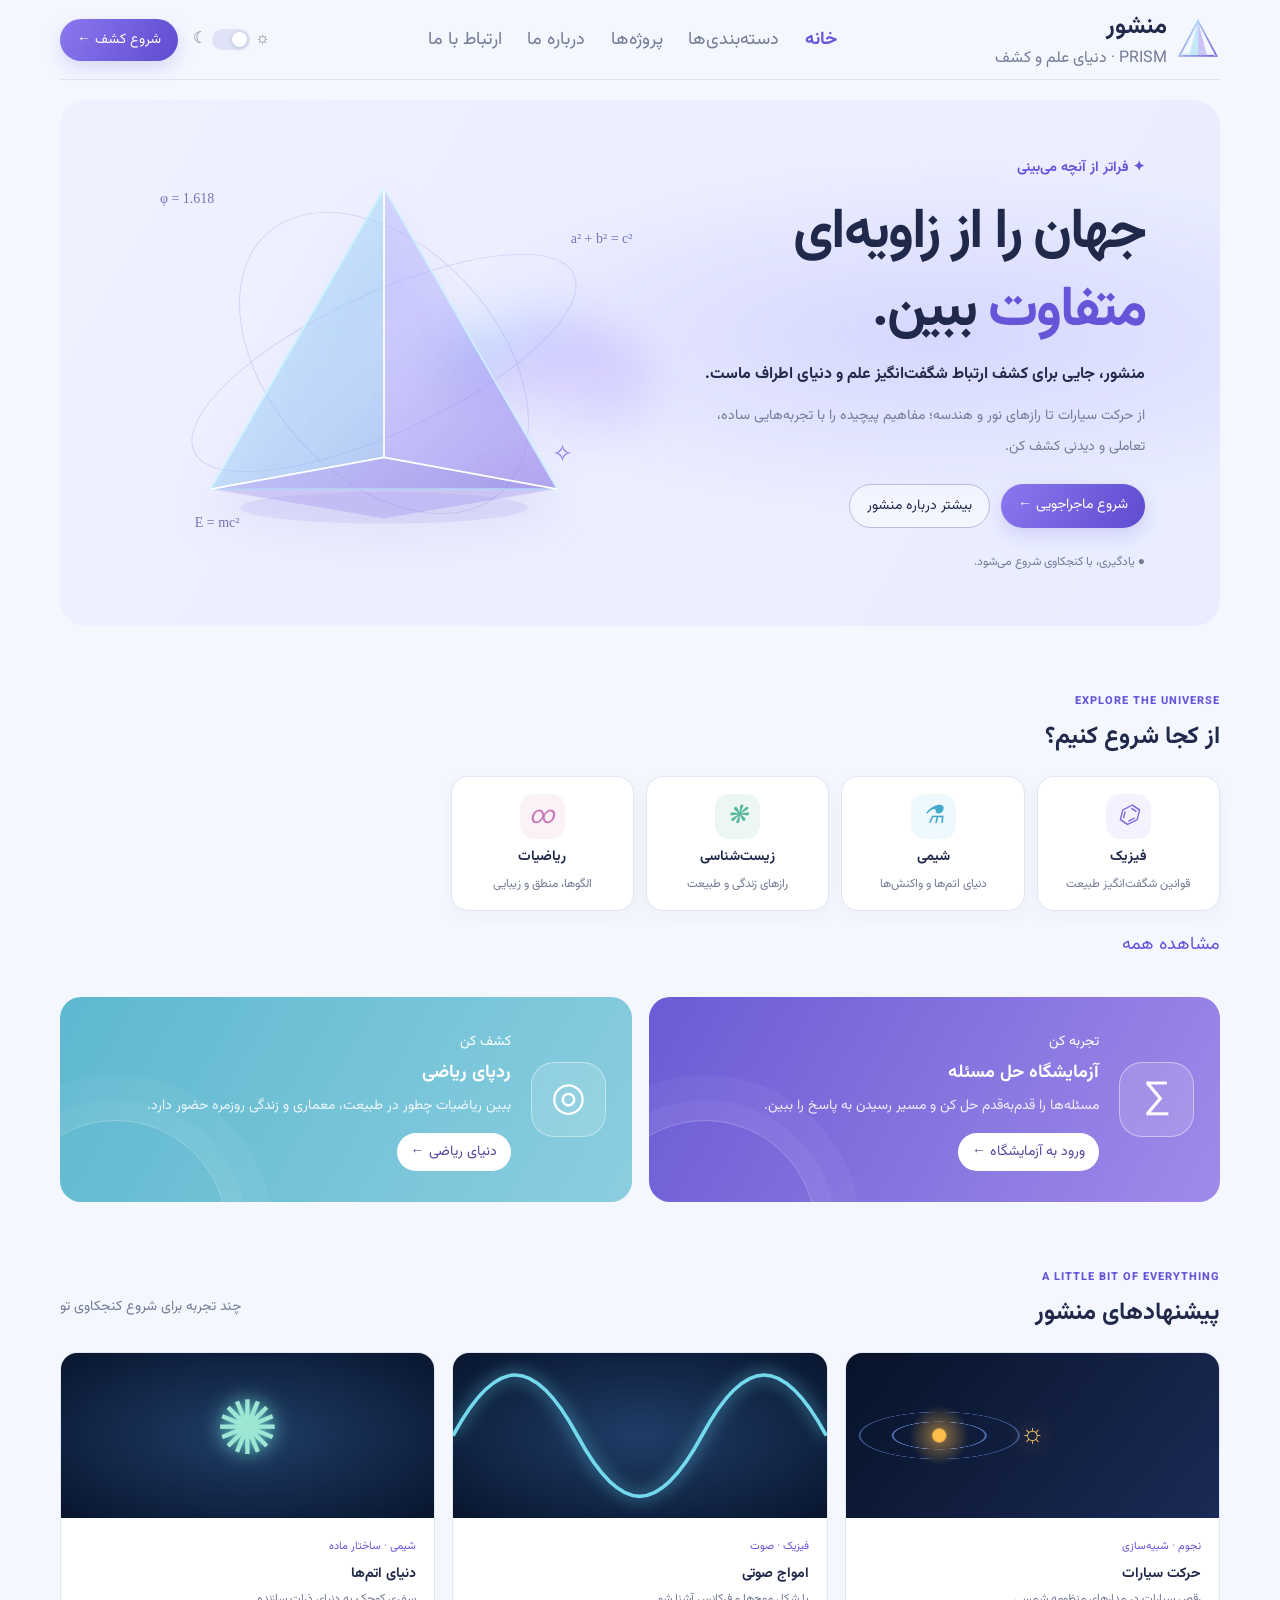
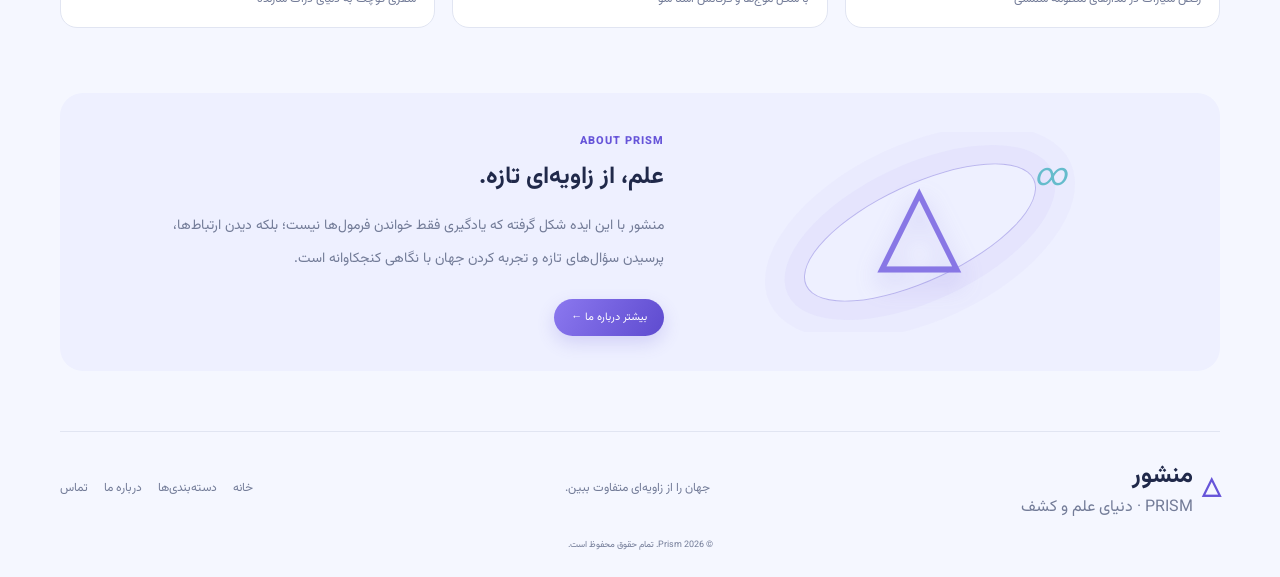
<file: index.html>
<!doctype html>
<html lang="fa" dir="rtl">
  <head>
    <meta charset="UTF-8" />
    <meta name="viewport" content="width=device-width, initial-scale=1.0" />
    <title>Prism | منشور</title>
    <link rel="preconnect" href="https://fonts.googleapis.com" />
    <link
      href="https://fonts.googleapis.com/css2?family=Vazirmatn:wght@400;500;600;700;800&display=swap"
      rel="stylesheet"
    />
    <link rel="stylesheet" href="./assets/styles/root.css" />
    <link rel="stylesheet" href="./assets/styles/index.css" />
  </head>
  <body>
    <input type="checkbox" id="theme" class="theme-toggle" />
    <div class="site">
      <header class="header container">
        <a href="#" class="brand">
          <svg viewBox="0 0 64 64" class="logo">
            <defs>
              <linearGradient id="logo-gradient" x2="1" y2="1">
                <stop stop-color="#b9f5ff" />
                <stop offset="1" stop-color="#7660dc" />
              </linearGradient>
            </defs>
            <path
              d="M32 4 5 55h54L32 4Z"
              fill="none"
              stroke="url(#logo-gradient)"
              stroke-width="2.5"
            />
            <path d="M32 4 19 55h13V4Z" fill="#70cde8" opacity=".35" />
            <path d="M32 4 45 55H32Z" fill="#a28bea" opacity=".5" />
            <path d="M5 55 32 47 59 55M32 4v43" fill="none" stroke="#c7dfff" />
          </svg>
          <span>
            <strong>منشور</strong>
            <small>PRISM · دنیای علم و کشف</small>
          </span>
        </a>
        <nav class="navbar">
          <a href="#home" class="active">خانه</a>
          <a href="#topics">دسته‌بندی‌ها</a>
          <a href="#projects">پروژه‌ها</a>
          <a href="./about.html">درباره ما</a>
          <a href="#contact">ارتباط با ما</a>
        </nav>
        <div class="header-actions">
          <label for="theme" class="theme-switch">
            <span>☼</span>
            <i>
              <b></b>
            </i>
            <span>☾</span>
          </label>
          <a href="#projects" class="small-btn"> شروع کشف ← </a>
        </div>
      </header>
      <main>
        <section class="hero container" id="home">
          <div class="hero-content">
            <span class="eyebrow"> ✦ فراتر از آنچه می‌بینی </span>
            <h1>
              جهان را از زاویه‌ای
              <br />
              <em>متفاوت</em> ببین.
            </h1>
            <h3>
              منشور، جایی برای کشف ارتباط شگفت‌انگیز علم و دنیای اطراف ماست.
            </h3>
            <p>
              از حرکت سیارات تا رازهای نور و هندسه؛ مفاهیم پیچیده را با
              تجربه‌هایی ساده، تعاملی و دیدنی کشف کن.
            </p>
            <div class="hero-buttons">
              <a href="#topics" class="primary-btn"> شروع ماجراجویی ← </a>
              <a href="./about.html" class="secondary-btn">
                بیشتر درباره منشور
              </a>
            </div>
            <small class="hero-note">
              ● یادگیری، با کنجکاوی شروع می‌شود.
            </small>
          </div>
          <div class="hero-visual">
            <span class="formula formula-1"> φ = 1.618 </span>
            <span class="formula formula-2"> a² + b² = c² </span>
            <span class="formula formula-3"> E = mc² </span>
            <div class="orbit orbit-1"></div>
            <div class="orbit orbit-2"></div>
            <div class="rainbow"></div>
            <svg
              viewBox="0 0 440 430"
              class="prism"
              role="img"
              aria-label="منشور شیشه‌ای"
            >
              <defs>
                <linearGradient id="glass" x2="1" y2="1">
                  <stop stop-color="#efffff" stop-opacity=".8" />
                  <stop offset=".5" stop-color="#a7baff" stop-opacity=".3" />
                  <stop offset="1" stop-color="#7660d9" stop-opacity=".5" />
                </linearGradient>
              </defs>
              <ellipse
                cx="220"
                cy="370"
                rx="155"
                ry="17"
                fill="#8b85e8"
                opacity=".15"
              />
              <path
                d="M220 28 34 350 406 350Z"
                fill="url(#glass)"
                stroke="#c9f4ff"
                stroke-width="2"
              />
              <path
                d="M220 28 34 350 220 316Z"
                fill="#78d9ed"
                opacity=".2"
                stroke="#d7f8ff"
              />
              <path
                d="M220 28 406 350 220 316Z"
                fill="#b69aff"
                opacity=".22"
                stroke="#e3d7ff"
              />
              <path
                d="M34 350 220 316 406 350 220 382Z"
                fill="#9586e8"
                opacity=".3"
                stroke="#e2dcff"
              />
              <path
                d="M220 28V316M220 316 34 350M220 316 406 350"
                fill="none"
                stroke="white"
                stroke-width="1.8"
              />
            </svg>
            <span class="spark">✧</span>
          </div>
        </section>
        <section class="section container" id="topics">
          <div class="section-heading">
            <div>
              <small>EXPLORE THE UNIVERSE</small>
              <h2>از کجا شروع کنیم؟</h2>
            </div>
          </div>
          <input
            type="checkbox"
            id="show-categories"
            class="categories-toggle"
          />
          <div class="categories">
            <a href="#projects" class="category purple">
              <i>⌬</i>
              <strong>فیزیک</strong>
              <small>قوانین شگفت‌انگیز طبیعت</small>
            </a>
            <a href="#projects" class="category blue">
              <i>⚗</i>
              <strong>شیمی</strong>
              <small>دنیای اتم‌ها و واکنش‌ها</small>
            </a>
            <a href="#projects" class="category green">
              <i>❋</i>
              <strong>زیست‌شناسی</strong>
              <small>رازهای زندگی و طبیعت</small>
            </a>
            <a href="#projects" class="category pink">
              <i>∞</i>
              <strong>ریاضیات</strong>
              <small>الگوها، منطق و زیبایی</small>
            </a>
            <a href="#projects" class="category orange">
              <i>✧</i>
              <strong>هنر و طراحی</strong>
              <small>وقتی علم به زیبایی می‌رسد</small>
            </a>
            <a href="#projects" class="category cyan">
              <i>⌂</i>
              <strong>نجوم</strong>
              <small>سفری میان ستاره‌ها</small>
            </a>
          </div>
          <label for="show-categories" class="see-more">مشاهده همه</label>
        </section>
        <section class="features container">
          <article class="feature feature-purple">
            <div class="feature-icon">∑</div>
            <div>
              <small>تجربه کن</small>
              <h2>آزمایشگاه حل مسئله</h2>
              <p>مسئله‌ها را قدم‌به‌قدم حل کن و مسیر رسیدن به پاسخ را ببین.</p>

              <a href="#projects">ورود به آزمایشگاه ←</a>
            </div>
          </article>
          <article class="feature feature-blue">
            <div class="feature-icon">◎</div>
            <div>
              <small>کشف کن</small>
              <h2>ردپای ریاضی</h2>
              <p>
                ببین ریاضیات چطور در طبیعت، معماری و زندگی روزمره حضور دارد.
              </p>
              <a href="#projects">دنیای ریاضی ←</a>
            </div>
          </article>
        </section>
        <section class="section container" id="projects">
          <div class="section-heading">
            <div>
              <small>A LITTLE BIT OF EVERYTHING</small>
              <h2>پیشنهادهای منشور</h2>
            </div>
            <p>چند تجربه برای شروع کنجکاوی تو</p>
          </div>
          <div class="projects">
            <a href="#" class="project-card">
              <div class="project-art solar">
                <span>☼</span>
              </div>
              <div class="project-info">
                <small>نجوم · شبیه‌سازی</small>
                <h3>حرکت سیارات</h3>
                <p>رقص سیارات در مدارهای منظومه شمسی</p>
              </div>
            </a>
            <a href="#" class="project-card">
              <div class="project-art wave">
                <svg viewBox="0 0 300 120">
                  <path
                    d="M0 60 C35 -5 65 -5 100 60 S165 125 200 60 265 -5 300 60"
                    fill="none"
                    stroke="currentColor"
                    stroke-width="3"
                  />
                </svg>
              </div>
              <div class="project-info">
                <small>فیزیک · صوت</small>
                <h3>امواج صوتی</h3>
                <p>با شکل موج‌ها و فرکانس آشنا شو</p>
              </div>
            </a>
            <a href="#" class="project-card">
              <div class="project-art atom">
                <span>✺</span>
              </div>
              <div class="project-info">
                <small>شیمی · ساختار ماده</small>
                <h3>دنیای اتم‌ها</h3>
                <p>سفری کوچک به دنیای ذرات سازنده</p>
              </div>
            </a>
          </div>
        </section>
        <section class="about container" id="about">
          <div class="about-art">
            <span>△</span>
            <i>∞</i>
          </div>
          <div class="about-content">
            <small>ABOUT PRISM</small>
            <h2>علم، از زاویه‌ای تازه.</h2>
            <p>
              منشور با این ایده شکل گرفته که یادگیری فقط خواندن فرمول‌ها نیست؛
              بلکه دیدن ارتباط‌ها، پرسیدن سؤال‌های تازه و تجربه کردن جهان با
              نگاهی کنجکاوانه است.
            </p>
            <a href="./about.html" class="primary-btn"> بیشتر درباره ما ← </a>
          </div>
        </section>
      </main>
      <footer class="footer container" id="contact">
        <a href="#" class="brand">
          <strong class="footer-logo">△</strong>
          <span>
            <b>منشور</b>
            <small>PRISM · دنیای علم و کشف</small>
          </span>
        </a>
        <p>جهان را از زاویه‌ای متفاوت ببین.</p>
        <div class="footer-links">
          <a href="./index.html">خانه</a>
          <a href="#topics">دسته‌بندی‌ها</a>
          <a href="#about.html">درباره ما</a>
          <a href="phone:09209458493">تماس</a>
        </div>
        <small class="copyright"> © 2026 Prism. تمام حقوق محفوظ است. </small>
      </footer>
    </div>
  </body>
</html>
</file>
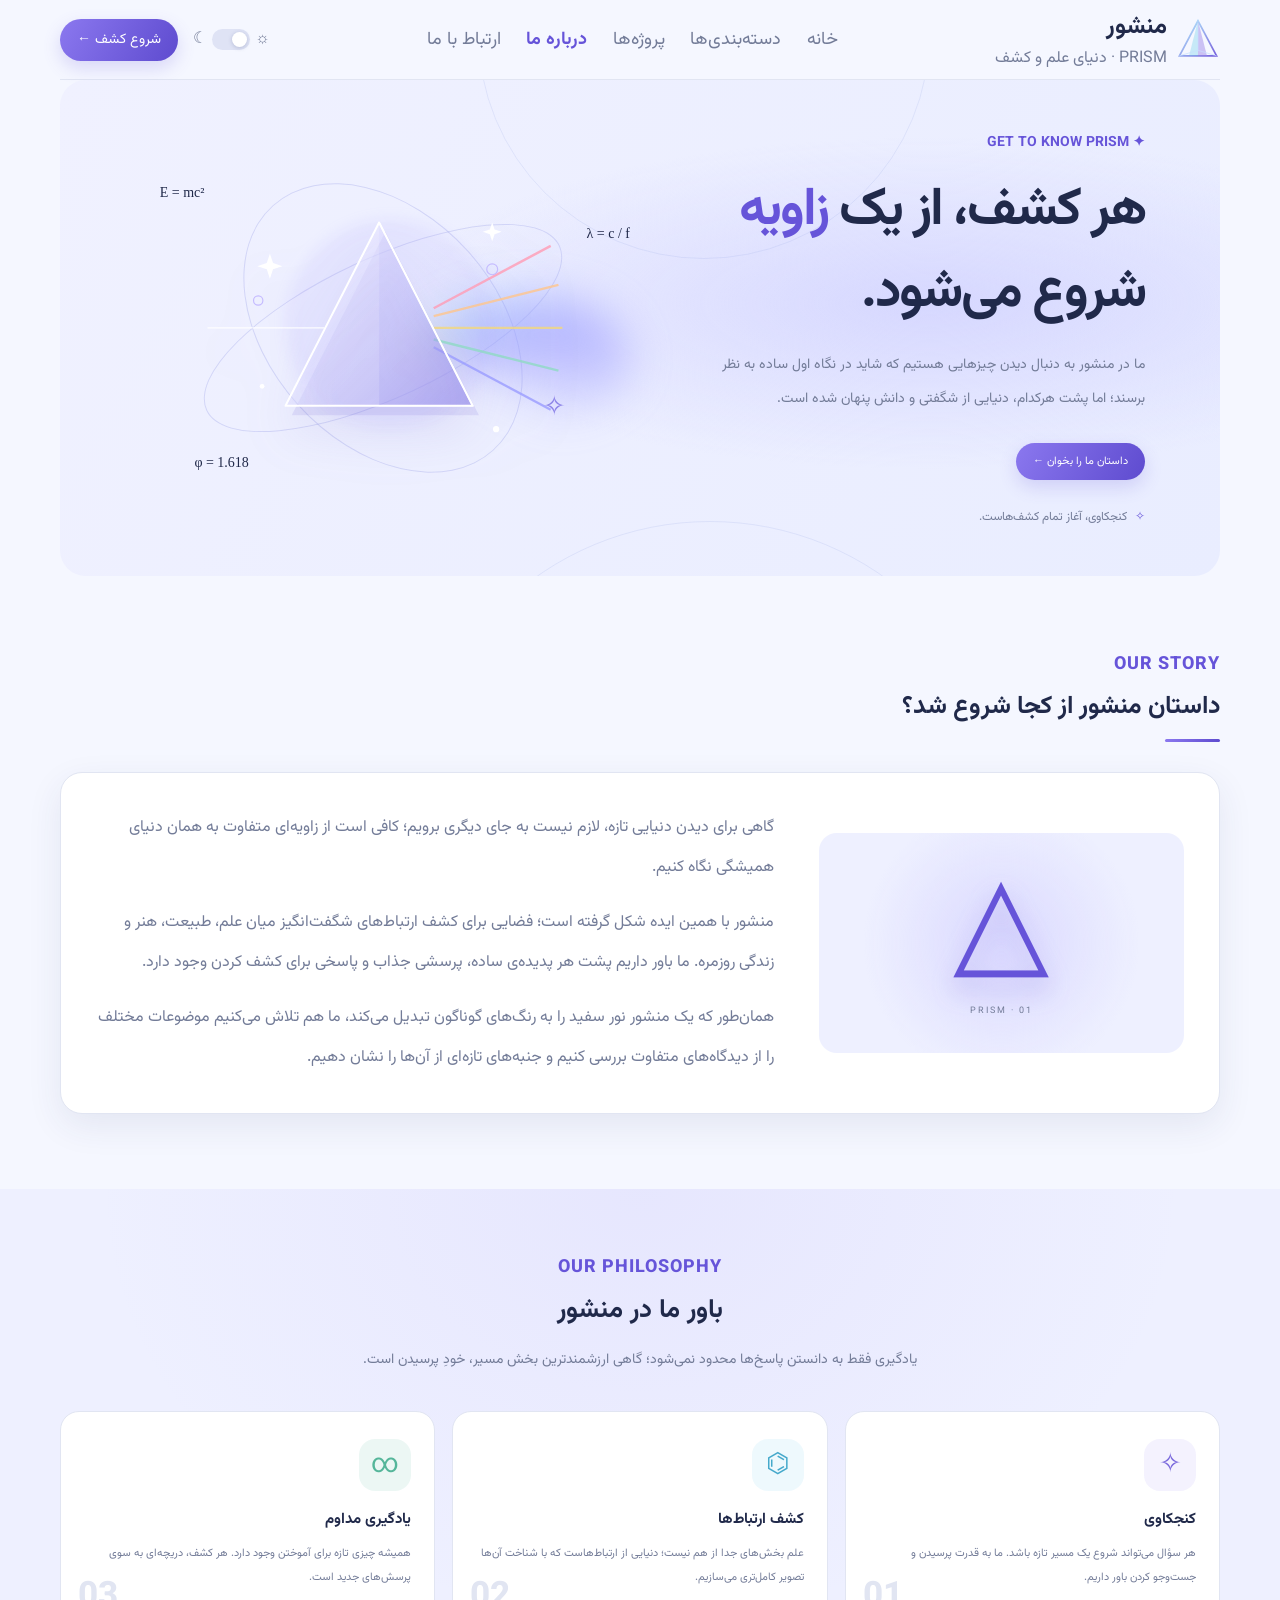
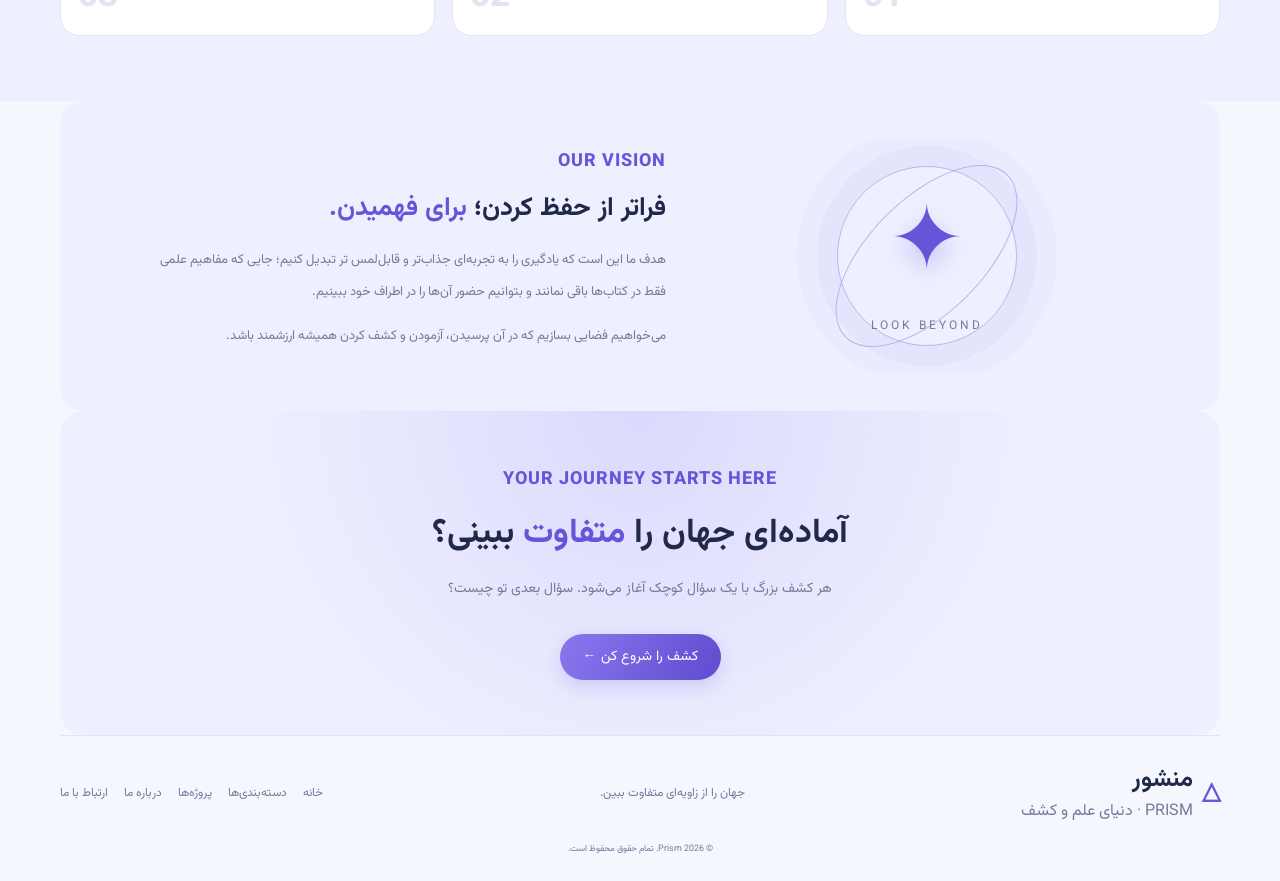
<file: about.html>
<!doctype html>
<html lang="fa" dir="rtl">
  <head>
    <meta charset="UTF-8" />
    <meta name="viewport" content="width=device-width, initial-scale=1.0" />
    <title>درباره ما | منشور</title>
    <link rel="preconnect" href="https://fonts.googleapis.com" />
    <link
      href="https://fonts.googleapis.com/css2?family=Vazirmatn:wght@400;500;600;700;800&display=swap"
      rel="stylesheet"
    />
    <link rel="stylesheet" href="./assets/styles/root.css" />
    <link rel="stylesheet" href="./assets/styles/about.css" />
    <link rel="stylesheet" href="./assets/styles/index.css" />
  </head>
  <body>
    <input type="checkbox" id="theme" class="theme-toggle" />
    <div class="site">
      <header class="header container">
        <a href="index.html" class="brand">
          <svg viewBox="0 0 64 64" class="logo">
            <defs>
              <linearGradient id="logo-gradient" x2="1" y2="1">
                <stop stop-color="#b9f5ff" />
                <stop offset="1" stop-color="#7660dc" />
              </linearGradient>
            </defs>
            <path
              d="M32 4 5 55h54L32 4Z"
              fill="none"
              stroke="url(#logo-gradient)"
              stroke-width="2.5"
            />
            <path d="M32 4 19 55h13V4Z" fill="#70cde8" opacity=".35" />
            <path d="M32 4 45 55H32Z" fill="#a28bea" opacity=".5" />
            <path d="M5 55 32 47 59 55M32 4v43" fill="none" stroke="#c7dfff" />
          </svg>
          <span>
            <strong>منشور</strong>
            <small>PRISM · دنیای علم و کشف</small>
          </span>
        </a>
        <nav class="navbar">
          <a href="index.html#home">خانه</a>
          <a href="index.html#topics">دسته‌بندی‌ها</a>
          <a href="index.html#projects">پروژه‌ها</a>
          <a href="about.html" class="active">درباره ما</a>
          <a href="index.html#contact">ارتباط با ما</a>
        </nav>
        <div class="header-actions">
          <label for="theme" class="theme-switch">
            <span>☼</span>
            <i><b></b></i>
            <span>☾</span>
          </label>
          <a href="index.html#projects" class="small-btn"> شروع کشف ← </a>
        </div>
      </header>
      <main>
        <section class="about-hero container">
          <div class="about-hero-content">
            <span class="eyebrow"> ✦ GET TO KNOW PRISM </span>
            <h1>
              هر کشف، از یک
              <em>زاویه</em>
              شروع می‌شود.
            </h1>
            <p>
              ما در منشور به دنبال دیدن چیزهایی هستیم که شاید در نگاه اول ساده
              به نظر برسند؛ اما پشت هرکدام، دنیایی از شگفتی و دانش پنهان شده
              است.
            </p>
            <a href="#our-story" class="primary-btn"> داستان ما را بخوان ← </a>
            <div class="hero-caption">
              <span>✧</span>
              کنجکاوی، آغاز تمام کشف‌هاست.
            </div>
          </div>
          <div class="about-hero-visual">
            <div class="about-orbit orbit-a"></div>
            <div class="about-orbit orbit-b"></div>
            <span class="about-formula formula-a">E = mc²</span>
            <span class="about-formula formula-b">λ = c / f</span>
            <span class="about-formula formula-c">φ = 1.618</span>
            <div class="about-rainbow"></div>
            <!-- <svg
              viewBox="0 0 440 430"
              class="about-prism"
              role="img"
              aria-label="منشور شیشه‌ای"
            >
              <defs>
                <linearGradient id="about-glass" x2="1" y2="1">
                  <stop stop-color="#efffff" stop-opacity=".85" />
                  <stop offset=".5" stop-color="#a7baff" stop-opacity=".3" />
                  <stop offset="1" stop-color="#7660d9" stop-opacity=".55" />
                </linearGradient>
              </defs>
              <ellipse
                cx="220"
                cy="370"
                rx="155"
                ry="17"
                fill="#8b85e8"
                opacity=".16"
              />
              <path
                d="M220 28 34 350 406 350Z"
                fill="url(#about-glass)"
                stroke="#c9f4ff"
                stroke-width="2"
              />
              <path
                d="M220 28 34 350 220 316Z"
                fill="#78d9ed"
                opacity=".25"
                stroke="#d7f8ff"
              />
              <path
                d="M220 28 406350 220 316Z"
                fill="#b69aff"
                opacity=".25"
                stroke="#e3d7ff"
              />
              <path
                d="M34 350 220 316 406 350 220 382Z"
                fill="#9586e8"
                opacity=".3"
                stroke="#e2dcff"
              />
              <path
                d="M220 28V316M220 316 34 350M220 316 406 350"
                fill="none"
                stroke="white"
                stroke-width="1.8"
              />
            </svg> -->
            <svg
              class="about-prism"
              viewBox="0 0 500 420"
              xmlns="http://www.w3.org/2000/svg"
              role="img"
              aria-label="A glass prism splitting white light into a rainbow"
            >
              <defs>
                <linearGradient id="prismGlass" x1="0" y1="0" x2="1" y2="1">
                  <stop offset="0%" stop-color="#ffffff" stop-opacity=".85" />
                  <stop offset="50%" stop-color="#c8c5ff" stop-opacity=".35" />
                  <stop offset="100%" stop-color="#8e83e8" stop-opacity=".55" />
                </linearGradient>

                <linearGradient id="rainbow" x1="0" y1="0" x2="1" y2="0">
                  <stop offset="0%" stop-color="#ff8ca8" />
                  <stop offset="25%" stop-color="#ffc58b" />
                  <stop offset="50%" stop-color="#f6e58d" />
                  <stop offset="75%" stop-color="#9adbc4" />
                  <stop offset="100%" stop-color="#9b9bff" />
                </linearGradient>

                <linearGradient id="lightBeam">
                  <stop offset="0%" stop-color="#ffffff" stop-opacity=".9" />
                  <stop offset="100%" stop-color="#ffffff" stop-opacity="0" />
                </linearGradient>

                <filter
                  id="softGlow"
                  x="-50%"
                  y="-50%"
                  width="200%"
                  height="200%"
                >
                  <feGaussianBlur stdDeviation="9" />
                </filter>
              </defs>

              <!-- Background glow -->
              <circle
                cx="260"
                cy="205"
                r="135"
                fill="#a99fff"
                opacity=".13"
                filter="url(#softGlow)"
              />

              <!-- Incoming light -->
              <path
                d="M25 210 L175 210"
                stroke="url(#lightBeam)"
                stroke-width="5"
                stroke-linecap="round"
              />

              <path
                d="M25 210 L175 210"
                stroke="#ffffff"
                stroke-width="1.5"
                opacity=".9"
              />

              <!-- Rainbow light -->
              <path
                d="M315 185 L465 105"
                stroke="#ff9bb4"
                stroke-width="3"
                opacity=".8"
              />

              <path
                d="M315 195 L475 155"
                stroke="#ffc58b"
                stroke-width="3"
                opacity=".8"
              />

              <path
                d="M315 210 L480 210"
                stroke="#f3d77c"
                stroke-width="3"
                opacity=".8"
              />

              <path
                d="M315 225 L475 265"
                stroke="#8fdac4"
                stroke-width="3"
                opacity=".8"
              />

              <path
                d="M315 235 L465 315"
                stroke="#9a9cff"
                stroke-width="3"
                opacity=".8"
              />

              <!-- Prism shadow -->
              <path
                d="M245 75 L365 310 L125 310 Z"
                fill="#6555c9"
                opacity=".12"
                transform="translate(8 12)"
              />

              <!-- Main prism -->
              <path
                d="M245 75 L365 310 L125 310 Z"
                fill="url(#prismGlass)"
                stroke="#ffffff"
                stroke-width="2.5"
                stroke-linejoin="round"
              />

              <!-- Inner glass reflection -->
              <path
                d="M245 75 L245 310 L125 310 Z"
                fill="#ffffff"
                opacity=".15"
              />

              <path
                d="M245 75 L365 310 L245 310"
                fill="none"
                stroke="#ffffff"
                stroke-width="2"
                opacity=".65"
              />

              <!-- Small sparkles -->
              <g fill="#ffffff">
                <path
                  d="M105 115 L109 127 L121 131 L109 135 L105 147 L101 135 L89 131 L101 127 Z"
                />
                <path
                  d="M390 75 L393 84 L402 87 L393 90 L390 99 L387 90 L378 87 L387 84 Z"
                />
                <circle cx="395" cy="340" r="4" />
                <circle cx="95" cy="285" r="3" />
              </g>

              <!-- Decorative circles -->
              <circle
                cx="390"
                cy="135"
                r="7"
                fill="none"
                stroke="#c4baff"
                stroke-width="1.5"
              />
              <circle
                cx="90"
                cy="175"
                r="6"
                fill="none"
                stroke="#c4baff"
                stroke-width="1.5"
              />
            </svg>
            <span class="about-spark">✧</span>
          </div>
        </section>
        <section class="story-section container" id="our-story">
          <div class="story-heading">
            <small>OUR STORY</small>
            <h2>داستان منشور از کجا شروع شد؟</h2>
            <span class="heading-line"></span>
          </div>
          <div class="story-content">
            <div class="story-symbol">
              <span>△</span>
              <small>PRISM · 01</small>
            </div>
            <div class="story-text">
              <p>
                گاهی برای دیدن دنیایی تازه، لازم نیست به جای دیگری برویم؛ کافی
                است از زاویه‌ای متفاوت به همان دنیای همیشگی نگاه کنیم.
              </p>
              <p>
                منشور با همین ایده شکل گرفته است؛ فضایی برای کشف ارتباط‌های
                شگفت‌انگیز میان علم، طبیعت، هنر و زندگی روزمره. ما باور داریم
                پشت هر پدیده‌ی ساده، پرسشی جذاب و پاسخی برای کشف کردن وجود دارد.
              </p>
              <p>
                همان‌طور که یک منشور نور سفید را به رنگ‌های گوناگون تبدیل
                می‌کند، ما هم تلاش می‌کنیم موضوعات مختلف را از دیدگاه‌های متفاوت
                بررسی کنیم و جنبه‌های تازه‌ای از آن‌ها را نشان دهیم.
              </p>
            </div>
          </div>
        </section>
        <section class="philosophy-section">
          <div class="container">
            <div class="center-heading">
              <small>OUR PHILOSOPHY</small>
              <h2>باور ما در منشور</h2>
              <p>
                یادگیری فقط به دانستن پاسخ‌ها محدود نمی‌شود؛ گاهی ارزشمندترین
                بخش مسیر، خودِ پرسیدن است.
              </p>
            </div>
            <div class="belief-grid">
              <article class="belief-card">
                <div class="belief-icon purple-icon">✧</div>
                <h3>کنجکاوی</h3>
                <p class="belief-info">
                  هر سؤال می‌تواند شروع یک مسیر تازه باشد. ما به قدرت پرسیدن و
                  جست‌وجو کردن باور داریم.
                </p>
                <span>01</span>
              </article>
              <article class="belief-card">
                <div class="belief-icon blue-icon">⌬</div>
                <h3>کشف ارتباط‌ها</h3>
                <p class="belief-info">
                  علم بخش‌های جدا از هم نیست؛ دنیایی از ارتباط‌هاست که با شناخت
                  آن‌ها تصویر کامل‌تری می‌سازیم.
                </p>
                <span>02</span>
              </article>
              <article class="belief-card">
                <div class="belief-icon green-icon">∞</div>
                <h3>یادگیری مداوم</h3>
                <p class="belief-info">
                  همیشه چیزی تازه برای آموختن وجود دارد. هر کشف، دریچه‌ای به سوی
                  پرسش‌های جدید است.
                </p>
                <span>03</span>
              </article>
            </div>
          </div>
        </section>
        <section class="vision-section container">
          <div class="vision-art">
            <div class="vision-circle circle-one"></div>
            <div class="vision-circle circle-two"></div>
            <span>✦</span>
            <small>LOOK BEYOND</small>
          </div>
          <div class="vision-content">
            <small>OUR VISION</small>
            <h2>
              فراتر از حفظ کردن؛
              <em>برای فهمیدن.</em>
            </h2>
            <p>
              هدف ما این است که یادگیری را به تجربه‌ای جذاب‌تر و قابل‌لمس‌ تر
              تبدیل کنیم؛ جایی که مفاهیم علمی فقط در کتاب‌ها باقی نمانند و
              بتوانیم حضور آن‌ها را در اطراف خود ببینیم.
            </p>
            <p>
              می‌خواهیم فضایی بسازیم که در آن پرسیدن، آزمودن و کشف کردن همیشه
              ارزشمند باشد.
            </p>
          </div>
        </section>
        <section class="about-cta container">
          <div class="cta-decoration">△</div>
          <small>YOUR JOURNEY STARTS HERE</small>
          <h2>
            آماده‌ای جهان را
            <em>متفاوت</em> ببینی؟
          </h2>
          <p>هر کشف بزرگ با یک سؤال کوچک آغاز می‌شود. سؤال بعدی تو چیست؟</p>
          <a href="index.html#topics" class="cta-button">کشف را شروع کن ←</a>
        </section>
      </main>
      <footer class="footer container" id="contact">
        <a href="index.html" class="brand">
          <strong class="footer-logo">△</strong>
          <span>
            <b>منشور</b>
            <small>PRISM · دنیای علم و کشف</small>
          </span>
        </a>
        <p>جهان را از زاویه‌ای متفاوت ببین.</p>
        <div class="footer-links">
          <a href="index.html#home">خانه</a>
          <a href="index.html#topics">دسته‌بندی‌ها</a>
          <a href="index.html#projects">پروژه‌ها</a>
          <a href="about.html">درباره ما</a>
          <a href="index.html#contact">ارتباط با ما</a>
        </div>
        <small class="copyright"> © 2026 Prism. تمام حقوق محفوظ است. </small>
      </footer>
    </div>
  </body>
</html>
</file>
<file: assets/styles/root.css>
:root {
  /* Main colors */
  --bg: #f5f7ff;
  --surface: #ffffff;
  --soft: #eef0ff;
  --text: #20294a;
  --muted: #737c98;
  --line: #e1e5f2;
  --primary: #6654d9;
  --shadow: 0 12px 35px #2e366a16;
  /* Prism colors */
  --prism-glass: #c8c5ff;
  --prism-shadow: #6555c9;
  --prism-glow: #a99fff;
  --prism-reflection: #ffffff;
  /* Rainbow colors */
  --rainbow-pink: #ff8ca8;
  --rainbow-orange: #ffc58b;
  --rainbow-yellow: #f6e58d;
  --rainbow-green: #9adbc4;
  --rainbow-purple: #9b9bff;
  --rainbow-blue: #67baff77;
  /* Decorative colors */
  --prism-sparkle: #ffffff;
  --prism-decoration: #c4baff;
  --formula-color: #7775b6;
  --purple-600: #7968dc;
  --cyan: #55b69a;
}
</file>
<file: assets/styles/index.css>
* {
  box-sizing: border-box;
}

html {
  scroll-behavior: smooth;
}

body {
  margin: 0;
  background: var(--bg);
  color: var(--text);
  font-family: "Vazirmatn", sans-serif;
  transition:
    background 0.3s,
    color 0.3s;
}
a {
  color: inherit;
  text-decoration: none;
}
.container {
  width: min(1160px, calc(100% - 44px));
  margin: auto;
}
.site {
  overflow: hidden;
}
.theme-toggle {
  position: absolute;
  opacity: 0;
  pointer-events: none;
}
.header {
  min-height: 80px;
  display: flex;
  align-items: center;
  justify-content: space-between;
  gap: 22px;
  border-bottom: 1px solid var(--line);
}
.brand {
  display: flex;
  align-items: center;
  gap: 9px;
  flex-shrink: 0;
}
.logo {
  width: 44px;
  aspect-ratio: 1;
}
.brand span {
  display: flex;
  flex-direction: column;
}
.brand strong,
.brand b {
  font-size: 24px;
}
.brand small {
  font-size: 16px;
  color: var(--muted);
}
.navbar {
  display: flex;
  gap: clamp(12px, 2vw, 27px);
}
.navbar a {
  font-size: 18px;
  color: var(--muted);
  transition: color 0.2s;
}
.navbar a:hover,
.navbar .active {
  color: var(--primary);
  font-weight: 700;
}
.header-actions {
  display: flex;
  align-items: center;
  gap: 15px;
}
.theme-switch {
  display: flex;
  align-items: center;
  gap: 5px;
  cursor: pointer;
  color: var(--muted);
}
.theme-switch i {
  width: 38px;
  height: 21px;
  border-radius: 20px;
  background: #dfe3f5;
  padding: 3px;
}
.theme-switch i b {
  display: block;
  width: 15px;
  height: 15px;
  background: white;
  border-radius: 50%;
  transition: transform 0.25s;
  box-shadow: 0 1px 4px #64709a55;
}

.small-btn,
.primary-btn {
  background: linear-gradient(120deg, #8b78ef, #5e4bcf);
  color: white;
  border-radius: 25px;
  padding: 10px 17px;
  font-size: 14px;
  box-shadow: 0 7px 18px #6654d933;
}

.hero {
  position: relative;
  overflow: hidden;
  margin-top: 20px;
  min-height: 475px;
  padding: 55px clamp(25px, 6vw, 75px);
  border-radius: 26px;
  display: grid;
  grid-template-columns: 1fr 1fr;
  align-items: center;
  gap: 15px;
  background:
    radial-gradient(ellipse at 75% 45%, #c8c8ff99, transparent 43%),
    linear-gradient(120deg, #f0f1ff, #e9edff);
}
.hero:before,
.hero:after {
  content: "";
  position: absolute;
  z-index: -1;
  border: 1px solid #9da8e533;
  border-radius: 50%;
}
.hero:before {
  width: 500px;
  height: 500px;
  right: 24%;
  top: -50%;
}
.hero:after {
  width: 650px;
  height: 650px;
  right: 20%;
  bottom: -110%;
}
.hero-content {
  z-index: 2;
}
.eyebrow {
  color: var(--primary);
  font-size: 14px;
  font-weight: 700;
}
.hero h1 {
  font-size: clamp(36px, 5vw, 56px);
  line-height: 1.4;
  margin: 15px 0 10px;
  letter-spacing: -2px;
}
h1 em {
  font-style: normal;
  color: var(--primary);
}
.hero h3 {
  font-size: 16px;
  margin: 0 0 9px;
}
.hero-content p {
  font-size: 14px;
  color: var(--muted);
  line-height: 2.2;
  max-width: 430px;
}
.hero-buttons {
  display: flex;
  flex-wrap: wrap;
  gap: 11px;
  margin-top: 22px;
}
.hero-buttons a {
  font-size: 14px;
}

.primary-btn,
.secondary-btn {
  display: inline-block;
  border-radius: 25px;
  padding: 10px 17px;
  font-size: 11px;
  transition: 0.25s;
}
.primary-btn:hover,
.secondary-btn:hover {
  transform: translateY(-3px);
}
.secondary-btn {
  border: 1px solid #b9bce0;
  background: #ffffff66;
}
.hero-note {
  display: block;
  color: var(--muted);
  font-size: 12px;
  margin-top: 25px;
}
.hero-visual {
  position: relative;
  min-height: 350px;
  display: grid;
  place-items: center;
}
.prism {
  width: min(100%, 410px);
  z-index: 2;
  filter: drop-shadow(0 25px 22px #7167c52b);
}
.formula {
  position: absolute;
  color: var(--formula-color);
  font: 14px Georgia;
  z-index: 3;
}
.formula-1 {
  top: 7%;
  left: 5%;
}

.formula-2 {
  right: 0;
  top: 17%;
}
.formula-3 {
  bottom: 8%;
  left: 12%;
}
.orbit {
  position: absolute;
  border: 1px solid #9a9fe755;
  border-radius: 50%;
  transform: rotate(-25deg);
}
.orbit-1 {
  width: 420px;
  height: 140px;
}
.orbit-2 {
  width: 350px;
  height: 230px;
  transform: rotate(48deg);
}
.rainbow {
  position: absolute;
  width: 220px;
  height: 140px;
  right: -4%;
  top: 38%;
  border-radius: 50%;
  background: conic-gradient(
    from 250deg at 10% 50%,
    #ff6c8c77,
    #ffcf6c77,
    #70e6c977,
    #67baff77,
    #a78aff77,
    transparent 65%
  );
  filter: blur(22px);
  opacity: 0.65;
}
.spark {
  position: absolute;
  right: 12%;
  bottom: 22%;
  color: #8c83e8;
  font-size: 25px;
  z-index: 3;
}
.section {
  padding-top: 62px;
}
.section-heading {
  display: flex;
  align-items: end;
  justify-content: space-between;
  margin-bottom: 20px;
  gap: 15px;
}
.section-heading small,
.about-content > small {
  font-size: 11px;
  color: var(--primary);
  font-weight: 800;
  letter-spacing: 1px;
}
.section-heading h2,
.about-content h2 {
  font-size: 24px;
  margin: 5px 0 0;
}
.see-more {
  font-size: 14px;
  color: var(--primary);
}
.section-heading p {
  font-size: 14px;
  color: var(--muted);
}
.categories {
  display: grid;
  grid-template-columns: repeat(6, 1fr);
  gap: 12px;
  justify-content: center;
}
.categories .category:nth-child(n + 5) {
  display: none;
}
.categories-toggle {
  display: none;
}
.categories-toggle:checked ~ .categories .category {
  display: flex;
}
.see-more {
  display: block;
  margin: 20px auto 0;
  font-size: 18px;
  color: var(--primary);
  cursor: pointer;
}
.categories-toggle:checked ~ .see-more {
  font-size: 0;
}
.categories-toggle:checked ~ .see-more::after {
  content: "نمایش کمتر";
  font-size: 16px;
}
.category {
  min-height: 135px;
  background: var(--surface);
  border: 1px solid var(--line);
  border-radius: 17px;
  display: flex;
  align-items: center;
  justify-content: center;
  flex-direction: column;
  gap: 7px;
  box-shadow: 0 5px 18px #29366a0a;
  transition: 0.25s;
}
.category:hover {
  transform: translateY(-5px);
  box-shadow: var(--shadow);
}
.category i {
  display: grid;
  place-items: center;
  width: 45px;
  height: 45px;
  border-radius: 14px;
  background: #8c79ef19;
  color: var(--purple-600);
  font-size: 25px;
}
.category strong {
  font-size: 14px;
}
.category small {
  font-size: 12px;
  color: var(--muted);
}
.blue i {
  color: #45a9cb;
  background: #5cc6e51b;
}
.green i {
  color: var(--cyan);
  background: #55b69a1c;
}
.pink i {
  color: #c77ab7;
  background: #d58ac21c;
}
.orange i {
  color: #d49a52;
  background: #eab45b22;
}
.cyan i {
  color: #559dbd;
  background: #64c2d51c;
}
.features {
  display: grid;
  grid-template-columns: 1fr 1fr;
  gap: 17px;
  padding-top: 38px;
}
.feature {
  min-height: 205px;
  border-radius: 21px;
  padding: 26px;
  display: flex;
  align-items: center;
  gap: 20px;
  color: white;
  overflow: hidden;
  position: relative;
}
.feature-purple {
  background: linear-gradient(120deg, #6b5bd5, #a08be9);
}
.feature-blue {
  background: linear-gradient(120deg, #5eb8cf, #8bcee0);
}
.feature-icon {
  width: 75px;
  height: 75px;
  flex: 0 0 75px;
  border: 1px solid #ffffff70;
  border-radius: 23px;
  background: #ffffff22;
  display: grid;
  place-items: center;
  font-size: 40px;
}
.feature small {
  font-size: 14px;
}
.feature h2 {
  font-size: 18px;
  margin: 5px 0;
}
.feature p {
  font-size: 14px;
  line-height: 2;
  color: #ffffffdf;
  margin: 0;
}
.feature a {
  display: inline-block;
  background: white;
  color: #51469b;
  border-radius: 22px;
  padding: 8px 14px;
  font-size: 14px;
  margin-top: 13px;
}

.feature::after {
  content: "";
  position: absolute;
  width: 220px;
  height: 220px;
  border: 1px solid #ffffff44;
  border-radius: 50%;
  left: -55px;
  bottom: -140px;
  box-shadow:
    0 0 0 20px #ffffff0b,
    0 0 0 45px #ffffff0b;
}
.projects {
  display: grid;
  grid-template-columns: repeat(3, 1fr);
  gap: 17px;
}
.project-card {
  background: var(--surface);
  border: 1px solid var(--line);
  border-radius: 17px;
  overflow: hidden;
  transition: 0.25s;
}
.project-card:hover {
  transform: translateY(-5px);
  box-shadow: var(--shadow);
}
.project-art {
  height: 165px;
  background: radial-gradient(ellipse, #203d67, #08152e);
  display: grid;
  place-items: center;
  color: #75d9ee;
}
.solar {
  background:
    radial-gradient(
      circle at 25% 50%,
      #ffbd4b 0 6px,
      #ffbd4b66 8px,
      transparent 30px
    ),
    radial-gradient(
      ellipse at 25% 50%,
      transparent 0 45px,
      #7aa7ff99 46px 47px,
      transparent 48px 78px,
      #7aa7ff66 79px 80px,
      transparent 81px
    ),
    linear-gradient(130deg, #071329, #1b2a56);
}
.solar span {
  font-size: 27px;
  color: #ffcb67;
  text-shadow: 0 0 22px #ffb13c;
}
.wave svg {
  width: 100%;
  filter: drop-shadow(0 0 8px #67d8ef);
}
.atom span {
  font-size: 75px;
  color: #9de6d3;
  text-shadow: 0 0 20px #73e3d5;
}
.project-info {
  padding: 15px 18px 19px;
}
.project-info small {
  color: var(--primary);
  font-size: 11px;
}
.project-info h3 {
  font-size: 14px;
  margin: 5px 0;
}
.project-info p {
  font-size: 12px;
  color: var(--muted);
  margin: 0;
}

.about {
  margin-top: 65px;
  margin-bottom: 60px;
  padding: 35px 7%;
  border-radius: 23px;
  background: var(--soft);
  display: grid;
  grid-template-columns: 0.9fr 1.1fr;
  align-items: center;
  gap: 45px;
}
.about-art {
  height: 200px;
  display: grid;
  place-items: center;
  position: relative;
  overflow: hidden;
}
.about-art:before {
  content: "";
  position: absolute;
  width: 250px;
  height: 95px;
  border: 1px solid #8d81df88;
  border-radius: 50%;
  transform: rotate(-25deg);
  box-shadow:
    0 0 0 20px #9a8ce812,
    0 0 0 40px #9a8ce80d;
}
.about-art span {
  font-size: 110px;
  color: #8877e5;
  filter: drop-shadow(0 10px 12px #7465d955);
}
.about-art i {
  position: absolute;
  right: 15%;
  top: 10%;
  font-size: 32px;
  color: #65bccc;
}
.about-content p {
  font-size: 14px;
  line-height: 2.3;
  color: var(--muted);
  max-width: 540px;
}
.about-content .primary-btn {
  margin-top: 10px;
}

.footer {
  border-top: 1px solid var(--line);
  padding-block: 25px;
  display: flex;
  align-items: center;
  justify-content: space-between;
  gap: 18px;
  flex-wrap: wrap;
}
.footer-logo {
  font-size: 37px;
  color: var(--primary);
}
.footer > p,
.footer-links {
  font-size: 12px;
  color: var(--muted);
}
.footer-links {
  display: flex;
  gap: 16px;
}
.copyright {
  width: 100%;
  text-align: center;
  color: var(--muted);
  font-size: 9px;
}

body:has(.theme-toggle:checked) {
  color-scheme: dark;
  --bg: #080f22;
  --surface: #111c36;
  --soft: #14203d;
  --text: #edf0ff;
  --muted: #a4aecb;
  --line: #263454;
  --primary: #a99af5;
  --shadow: 0 12px 35px #0005;
}
body:has(.theme-toggle:checked) .theme-switch i {
  background: #6654d9;
}
body:has(.theme-toggle:checked) .theme-switch i b {
  transform: translateX(-17px);
}
body:has(.theme-toggle:checked) .hero {
  background:
    radial-gradient(ellipse at 75% 45%, #6654d944, transparent 43%),
    linear-gradient(120deg, #101b37, #171b42);
}
body:has(.theme-toggle:checked) .secondary-btn {
  background: #ffffff0a;
  border-color: #515d82;
  color: var(--text);
}

@media (max-width: 900px) {
  .navbar {
    gap: 11px;
  }
  .navbar a {
    font-size: 11px;
  }
  .small-btn {
    display: none;
  }
  .categories {
    grid-template-columns: repeat(3, 1fr);
  }
  .categories .category:nth-child(n + 4) {
    display: none;
  }
  .categories-toggle:checked ~ .categories .category {
    display: flex;
  }
  .hero {
    padding: 40px;
  }
  .hero-visual {
    min-height: 290px;
  }
}

@media (max-width: 650px) {
  .container {
    width: calc(100% - 28px);
  }
  .see-more {
    display: none;
  }
  .categories {
    grid-template-columns: repeat(2, 1fr);
    gap: 9px;
  }
  .categories .category:nth-child(n + 4) {
    display: flex;
  }
  .header {
    padding-block: 12px;
    flex-wrap: wrap;
  }
  .logo {
    width: 38px;
  }
  .navbar {
    order: 3;
    width: 100%;
    overflow: auto;
    padding: 5px 0 8px;
    justify-content: center;
    flex-wrap: wrap;
  }
  .navbar a {
    white-space: nowrap;
    font-size: 14px;
  }
  .header-actions {
    margin-inline-start: auto;
  }
  .hero {
    grid-template-columns: 1fr;
    text-align: center;
    padding: 32px 20px 15px;
  }
  .hero h1 {
    font-size: 39px;
  }
  .hero-content p {
    margin-inline: auto;
  }
  .hero-buttons {
    justify-content: center;
  }
  .hero-visual {
    min-height: 260px;
  }
  .prism {
    width: 80%;
  }
  .orbit-1 {
    width: 300px;
  }
  .orbit-2 {
    width: 270px;
  }
  .section {
    padding-top: 45px;
  }
  .section-heading h2 {
    font-size: 20px;
  }
  .categories {
    grid-template-columns: repeat(2, 1fr);
    gap: 9px;
  }
  .features {
    grid-template-columns: 1fr;
    padding-top: 28px;
  }
  .feature {
    min-height: 180px;
    padding: 19px;
    gap: 13px;
  }
  .feature-icon {
    width: 60px;
    height: 60px;
    flex-basis: 60px;
    font-size: 32px;
  }
  .feature h2 {
    font-size: 16px;
  }
  .projects {
    grid-template-columns: 1fr;
  }
  .project-art {
    height: 185px;
  }
  .about {
    grid-template-columns: 1fr;
    gap: 5px;
    text-align: center;
    margin-top: 48px;
    padding: 22px;
  }
  .about-art {
    height: 155px;
  }
  .footer {
    justify-content: center;
    text-align: center;
  }
  .footer-links {
    justify-content: center;
    flex-wrap: wrap;
  }
}
</file>
<file: assets/styles/about.css>
.about-hero {
  position: relative;
  isolation: isolate;
  overflow: hidden;
  margin-top: 20px;
  min-height: 440px;
  padding: 50px clamp(25px, 6vw, 75px);
  border-radius: 26px;
  display: grid;
  grid-template-columns: 1fr 1fr;
  align-items: center;
  gap: 20px;
  background:
    radial-gradient(ellipse at 75% 45%, #c8c8ff99, transparent 43%),
    linear-gradient(120deg, #f0f1ff, #e9edff);
}
.about-prism {
  display: block;
  width: 100%;
  max-width: 500px;
  height: auto;
  margin: auto;
}
.about-hero::before,
.about-hero::after {
  content: "";
  position: absolute;
  z-index: -1;
  border: 1px solid #9da8e533;
  border-radius: 50%;
}
.about-hero::before {
  width: 450px;
  height: 450px;
  right: 25%;
  top: -55%;
}
.about-hero::after {
  width: 600px;
  height: 600px;
  right: 18%;
  bottom: -110%;
}
.about-hero-content {
  z-index: 2;
}
.about-hero h1 {
  font-size: clamp(35px, 4.5vw, 53px);
  line-height: 1.55;
  letter-spacing: -2px;
  margin: 15px 0;
}
.about-hero h1 em,
.vision-content h2 em,
.about-cta h2 em {
  font-style: normal;
  color: var(--primary);
}
.about-hero-content > p {
  max-width: 450px;
  font-size: 14px;
  line-height: 2.4;
  color: var(--muted);
}
.about-hero-content .primary-btn {
  display: inline-block;
  margin-top: 13px;
}

.hero-caption {
  margin-top: 28px;
  color: var(--muted);
  font-size: 12px;
}
.hero-caption span {
  color: var(--primary);
  margin-left: 5px;
}
.about-hero-visual {
  position: relative;
  min-height: 340px;
  display: grid;
  place-items: center;
}
.about-prism {
  width: min(100%, 390px);
  z-index: 2;
  filter: drop-shadow(0 25px 22px #7167c52b);
}
.about-orbit {
  position: absolute;
  border: 1px solid #9a9fe755;
  border-radius: 50%;
}
.orbit-a {
  width: 390px;
  height: 140px;
  transform: rotate(-25deg);
}
.orbit-b {
  width: 330px;
  height: 230px;
  transform: rotate(48deg);
}
.about-rainbow {
  position: absolute;
  width: 210px;
  height: 130px;
  right: 0;
  top: 40%;
  border-radius: 50%;
  background: conic-gradient(
    from 250deg at 10% 50%,
    var(--rainbow-pink),
    var(--rainbow-orange),
    var(--rainbow-green),
    var(--rainbow-blue),
    var(--rainbow-purple),
    transparent 65%
  );
  filter: blur(22px);
  opacity: 0.65;
}

.about-formula {
  position: absolute;
  color: var(--formula--color);
  font: 14px Georgia;
  z-index: 3;
}
.formula-a {
  top: 8%;
  left: 5%;
}
.formula-b {
  right: 0;
  top: 20%;
}
.formula-c {
  bottom: 8%;
  left: 12%;
}

.about-spark {
  position: absolute;
  right: 13%;
  bottom: 20%;
  color: #8c83e8;
  font-size: 27px;
  z-index: 3;
}

.story-section {
  padding-top: 75px;
}
.story-heading {
  margin-bottom: 30px;
}
.story-heading small,
.center-heading small,
.vision-content > small,
.about-cta > small {
  color: var(--primary);
  font-size: 18px;
  font-weight: 800;
  letter-spacing: 1px;
}
.story-heading h2 {
  font-size: 25px;
  margin: 8px 0 13px;
}
.heading-line {
  display: block;
  width: 55px;
  height: 3px;
  border-radius: 5px;
  background: linear-gradient(90deg, #8b78ef, #5e4bcf);
}
.story-content {
  display: grid;
  grid-template-columns: 0.7fr 1.3fr;
  gap: 45px;
  align-items: center;
  padding: 35px;
  border: 1px solid var(--line);
  border-radius: 22px;
  background: var(--surface);
  box-shadow: var(--shadow);
}
.story-symbol {
  min-height: 220px;
  border-radius: 18px;
  display: flex;
  flex-direction: column;
  align-items: center;
  justify-content: center;
  gap: 10px;
  background: radial-gradient(circle, #bcb5ff66, transparent 65%), var(--soft);
}
.story-symbol span {
  font-size: 125px;
  line-height: 1;
  color: var(--primary);
  filter: drop-shadow(0 12px 12px #7465d955);
}
.story-symbol small {
  color: var(--muted);
  font-size: 9px;
  letter-spacing: 2px;
}
.story-text p {
  color: var(--muted);
  font-size: 16px;
  line-height: 2.5;
  margin: 0 0 15px;
}
.story-text p:last-child {
  margin-bottom: 0;
}

.philosophy-section {
  margin-top: 75px;
  padding: 65px 0;
  background:
    radial-gradient(ellipse at 50% 0%, #a99af51c, transparent 60%), var(--soft);
}
.center-heading {
  text-align: center;
  max-width: 580px;
  margin: 0 auto 35px;
}
.center-heading h2 {
  font-size: 26px;
  margin: 8px 0;
}
.center-heading p {
  font-size: 14px;
  line-height: 2.2;
  color: var(--muted);
}
.belief-grid {
  display: grid;
  grid-template-columns: repeat(3, 1fr);
  gap: 17px;
}
.belief-card {
  position: relative;
  overflow: hidden;
  padding: 27px 23px;
  min-height: 225px;
  background: var(--surface);
  border: 1px solid var(--line);
  border-radius: 19px;
  transition: 0.25s;
}
.belief-card:hover {
  transform: translateY(-6px);
  box-shadow: var(--shadow);
}
.belief-icon {
  width: 52px;
  height: 52px;
  display: grid;
  place-items: center;
  border-radius: 16px;
  font-size: 27px;
}
.purple-icon {
  color: var(--purple-600);
  background: #8c79ef19;
}
.blue-icon {
  color: #45a9cb;
  background: #5cc6e51b;
}
.green-icon {
  color: var(--cyan);
  background: #55b69a1c;
}
.belief-card h3 {
  font-size: 15px;
  margin: 17px 0 8px;
}
.belief-card p {
  color: var(--muted);
  font-size: 11px;
  line-height: 2.2;
}
.belief-card > span {
  position: absolute;
  left: 17px;
  bottom: 10px;
  color: var(--line);
  font-size: 35px;
  font-weight: 800;
}

.fields-section {
  padding-top: 75px;
}
.fields-description {
  max-width: 650px;
  color: var(--muted);
  font-size: 12px;
  line-height: 2.4;
  margin: 12px 0 25px;
}
.fields-grid {
  display: grid;
  grid-template-columns: repeat(3, 1fr);
  gap: 13px;
}
.field-card {
  min-height: 105px;
  padding: 17px;
  display: flex;
  align-items: center;
  gap: 15px;
  background: var(--surface);
  border: 1px solid var(--line);
  border-radius: 17px;
  transition: 0.25s;
}
.field-card:hover {
  transform: translateY(-4px);
  box-shadow: var(--shadow);
}
.field-card > span {
  width: 48px;
  height: 48px;
  flex: 0 0 48px;
  display: grid;
  place-items: center;
  border-radius: 14px;
  font-size: 26px;
}
.field-card h3 {
  font-size: 16px;
  margin: 0 0 5px;
}
.field-card p {
  font-size: 12px;
  color: var(--muted);
  margin: 0;
  line-height: 1.9;
}
.field-purple > span {
  color: var(--purple-600);
  background: #8c79ef19;
}
.field-blue > span {
  color: #45a9cb;
  background: #5cc6e51b;
}
.field-green > span {
  color: var(--cyan);
  background: #55b69a1c;
}
.field-pink > span {
  color: #c77ab7;
  background: #d58ac21c;
}
.field-orange > span {
  color: #d49a52;
  background: #eab45b22;
}
.field-cyan > span {
  color: #559dbd;
  background: #64c2d51c;
}

.vision-section {
  margin-top: 75px;
  padding: 40px 6%;
  display: grid;
  grid-template-columns: 0.9fr 1.1fr;
  align-items: center;
  gap: 45px;
  border-radius: 23px;
  background: var(--soft);
}
.vision-art {
  position: relative;
  min-height: 230px;
  display: flex;
  flex-direction: column;
  align-items: center;
  justify-content: center;
  overflow: hidden;
}
.vision-circle {
  position: absolute;
  border: 1px solid #8d81df88;
  border-radius: 50%;
}
.circle-one {
  width: 180px;
  height: 180px;
  box-shadow:
    0 0 0 20px #9a8ce812,
    0 0 0 40px #9a8ce80d;
}
.circle-two {
  width: 115px;
  height: 230px;
  transform: rotate(45deg);
}
.vision-art > span {
  z-index: 2;
  font-size: 90px;
  color: var(--primary);
  filter: drop-shadow(0 10px 12px #7465d955);
}
.vision-art > small {
  z-index: 2;
  font-size: 12px;
  letter-spacing: 3px;
  color: var(--muted);
}
.vision-content h2 {
  font-size: 26px;
  line-height: 1.8;
  margin: 10px 0;
}
.vision-content p {
  font-size: 13px;
  line-height: 2.4;
  color: var(--muted);
}

.about-cta {
  position: relative;
  overflow: hidden;
  margin-top: 75px;
  margin-bottom: 70px;
  padding: 55px 20px;
  text-align: center;
  border-radius: 24px;
  background:
    radial-gradient(circle at 50% 0%, #a99af544, transparent 60%), var(--soft);
}
.about-cta h2 {
  font-size: clamp(24px, 4vw, 34px);
  margin: 13px 0;
}
.about-cta p {
  font-size: 14px;
  color: var(--muted);
  line-height: 2.2;
}
.cta-button {
  display: inline-block;
  margin-top: 15px;
  padding: 12px 23px;
  border-radius: 25px;
  color: white;
  font-size: 14px;
  background: linear-gradient(120deg, #8b78ef, #5e4bcf);
  box-shadow: 0 7px 18px #6654d933;
  transition: 0.25s;
}
.cta-button:hover {
  transform: translateY(-3px);
  box-shadow: 0 10px 22px #6654d955;
}
.cta-decoration {
  position: absolute;
  z-index: -1;
  left: 5%;
  top: -40px;
  font-size: 180px;
  line-height: 1;
  color: var(--primary);
  opacity: 0.07;
}

body:has(.theme-toggle:checked) .about-hero {
  background:
    radial-gradient(ellipse at 75% 45%, #6654d944, transparent 43%),
    linear-gradient(120deg, #101b37, #171b42);
}
body:has(.theme-toggle:checked) .about-formula {
  color: #aaa2e5;
}

@media (max-width: 900px) {
  .about-hero {
    padding: 40px;
  }
  .about-hero-visual {
    min-height: 290px;
  }
  .about-prism {
    width: 100%;
  }
  .story-content {
    gap: 25px;
  }
  .belief-grid {
    gap: 12px;
  }
  .vision-section {
    gap: 25px;
  }
}

@media (max-width: 650px) {
  .about-hero {
    grid-template-columns: 1fr;
    text-align: center;
    padding: 32px 20px 15px;
  }
  .about-hero h1 {
    font-size: 37px;
  }
  .about-hero-content > p {
    margin-inline: auto;
  }
  .about-hero-visual {
    min-height: 260px;
  }
  .about-prism {
    width: 80%;
  }
  .orbit-a {
    width: 300px;
  }
  .orbit-b {
    width: 270px;
  }
  .about-formula {
    font-size: 12px;
  }
  .story-section,
  .fields-section {
    padding-top: 50px;
  }
  .story-heading h2 {
    font-size: 21px;
  }
  .story-content {
    grid-template-columns: 1fr;
    gap: 22px;
    padding: 20px;
  }
  .story-symbol {
    min-height: 160px;
  }
  .story-symbol span {
    font-size: 95px;
  }
  .philosophy-section {
    margin-top: 50px;
    padding: 45px 0;
  }
  .center-heading h2 {
    font-size: 22px;
  }
  .belief-grid {
    grid-template-columns: 1fr;
  }
  .belief-card {
    min-height: 190px;
  }
  .fields-grid {
    grid-template-columns: repeat(2, 1fr);
    gap: 9px;
  }
  .field-card {
    min-height: 115px;
    padding: 12px;
    gap: 9px;
    align-items: flex-start;
    flex-direction: column;
  }
  .field-card > span {
    width: 40px;
    height: 40px;
    flex-basis: 40px;
    font-size: 22px;
  }
  .field-card h3 {
    font-size: 12px;
  }
  .field-card p {
    font-size: 9px;
  }
  .vision-section {
    grid-template-columns: 1fr;
    gap: 10px;
    margin-top: 50px;
    padding: 22px;
  }
  .vision-art {
    min-height: 180px;
  }
  .vision-content {
    text-align: center;
  }
  .vision-content h2 {
    font-size: 23px;
  }
  .about-cta {
    margin-top: 50px;
    margin-bottom: 45px;
    padding: 40px 18px;
  }
}
</file>
